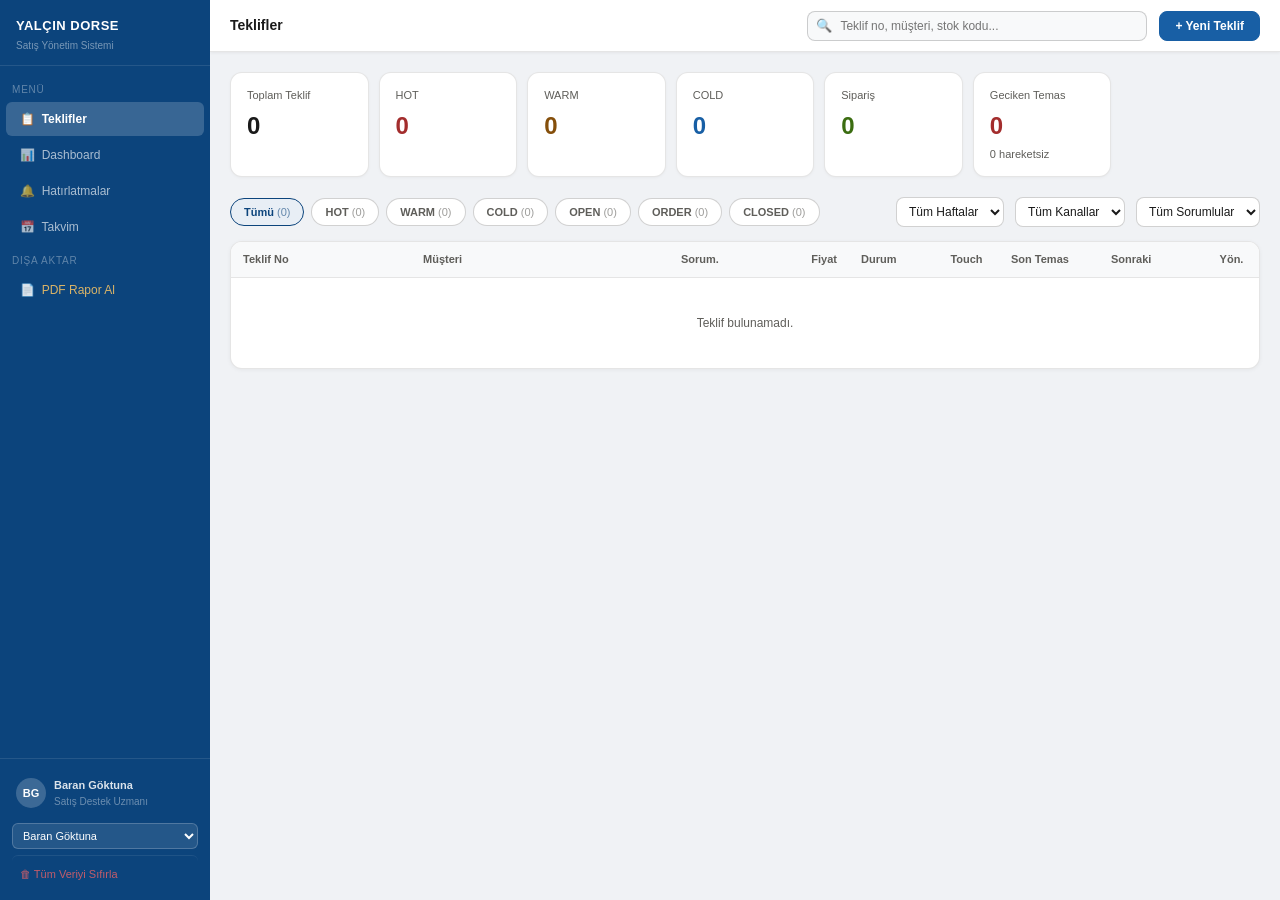
<file: YALCINDORSE/DorseNotlarım/v11_YT_TouchCRM_Bos_11 (1).html>
<!DOCTYPE html>
<html lang="tr">
<head>
<meta charset="UTF-8">
<meta name="viewport" content="width=device-width, initial-scale=1.0">
<title>Yalcin Dorse - Satis Takip Sistemi</title>
<style>
*{box-sizing:border-box;margin:0;padding:0}
:root{
  --navy:#0C447C;--blue:#185FA5;--lblue:#E6F1FB;--blue2:#B5D4F4;
  --red:#A32D2D;--lred:#FCEBEB;
  --amber:#854F0B;--lamber:#FAEEDA;
  --green:#3B6D11;--lgreen:#EAF3DE;
  --purple:#534AB7;--lpurp:#EEEDFE;
  --gray1:#2C2C2A;--gray2:#5F5E5A;--gray3:#D3D1C7;--gray4:#F1EFE8;
  --bg:#fff;--bg2:#f8f9fa;--txt:#1a1a1a;--txt2:#5F5E5A;
  --brd:rgba(0,0,0,0.10);--brd2:rgba(0,0,0,0.18);
  --r:8px;--rl:12px;
}
body{font-family:Arial,sans-serif;background:#f0f2f5;color:var(--txt);font-size:13px;line-height:1.5}
.app{display:flex;height:100vh;overflow:hidden}
.sb{width:210px;flex-shrink:0;background:var(--navy);display:flex;flex-direction:column}
.main{flex:1;overflow:hidden;display:flex;flex-direction:column;background:#f0f2f5}
.topbar{height:52px;flex-shrink:0;background:#fff;border-bottom:1px solid var(--brd);display:flex;align-items:center;padding:0 20px;gap:12px;box-shadow:0 1px 3px rgba(0,0,0,0.06)}
.content{flex:1;overflow-y:auto;padding:20px}
.sb-brand{padding:16px 16px 12px;border-bottom:1px solid rgba(255,255,255,0.1);margin-bottom:8px}
.sb-brand-name{font-size:13px;font-weight:700;color:#fff;letter-spacing:.5px}
.sb-brand-sub{font-size:10px;color:rgba(255,255,255,0.45);margin-top:2px}
.sb-sec{padding:8px 12px 4px;font-size:10px;color:rgba(255,255,255,0.35);letter-spacing:.8px;text-transform:uppercase}
.nav-item{display:flex;align-items:center;gap:8px;padding:8px 14px;cursor:pointer;color:rgba(255,255,255,0.65);font-size:12px;border-radius:6px;margin:1px 6px;transition:background .15s}
.nav-item:hover{background:rgba(255,255,255,0.1);color:#fff}
.nav-item.active{background:rgba(255,255,255,0.18);color:#fff;font-weight:600}
.sb-bottom{margin-top:auto;padding:12px;border-top:1px solid rgba(255,255,255,0.1)}
.sb-user{display:flex;align-items:center;gap:8px;padding:6px 4px}
.av{width:30px;height:30px;border-radius:50%;background:rgba(255,255,255,0.2);display:flex;align-items:center;justify-content:center;font-size:11px;font-weight:700;color:#fff;flex-shrink:0}
.sb-uname{font-size:11px;color:rgba(255,255,255,0.85);font-weight:600}
.sb-urole{font-size:10px;color:rgba(255,255,255,0.4)}
.sb-usel{width:100%;margin-top:8px;padding:5px 6px;border-radius:6px;border:1px solid rgba(255,255,255,0.2);background:rgba(255,255,255,0.1);color:#fff;font-size:11px}
.sb-reset{display:flex;align-items:center;gap:6px;padding:6px 8px;border-radius:6px;cursor:pointer;color:rgba(255,100,100,0.75);font-size:11px;margin-top:6px;border-top:1px solid rgba(255,255,255,0.08);padding-top:10px}
.sb-reset:hover{background:rgba(255,80,80,0.12)}
.topbar-title{font-size:14px;font-weight:600;flex:1}
.tsearch{flex:1;max-width:340px;position:relative}
.tsearch input{width:100%;padding:7px 10px 7px 32px;border-radius:var(--r);border:1px solid var(--brd2);background:#f8f9fa;color:var(--txt);font-size:12px}
.tsearch-icon{position:absolute;left:9px;top:50%;transform:translateY(-50%);color:var(--txt2);font-size:13px;pointer-events:none}
.btn{padding:7px 15px;border-radius:var(--r);font-size:12px;font-weight:600;cursor:pointer;border:1px solid var(--brd2);background:#fff;color:var(--txt);transition:background .12s}
.btn:hover{background:#f0f2f5}
.btn-p{background:var(--blue);color:#fff;border-color:var(--blue)}
.btn-p:hover{background:var(--navy)}
.btn-sm{padding:5px 11px;font-size:11px}
.bdg-alert{background:var(--red);color:#fff;border-radius:10px;padding:1px 6px;font-size:10px;font-weight:700}
.alert-bar{background:var(--lred);border-bottom:1px solid #f7c1c1;padding:10px 20px;display:flex;align-items:center;gap:10px;flex-shrink:0;cursor:pointer}
.alert-bar:hover{background:#f9d8d8}
.kpi-row{display:grid;grid-template-columns:repeat(auto-fill,minmax(130px,1fr));gap:10px;margin-bottom:20px}
.kpi{background:#fff;border:1px solid var(--brd);border-radius:var(--rl);padding:14px 16px;box-shadow:0 1px 3px rgba(0,0,0,0.04)}
.kpi-lbl{font-size:11px;color:var(--txt2);margin-bottom:4px}
.kpi-val{font-size:24px;font-weight:700}
.kpi-sub{font-size:11px;color:var(--txt2);margin-top:2px}
.kv-blue{color:var(--blue)}.kv-red{color:var(--red)}.kv-amber{color:var(--amber)}.kv-green{color:var(--green)}
.frow{display:flex;gap:7px;margin-bottom:14px;flex-wrap:wrap;align-items:center}
.fchip{padding:5px 13px;border-radius:20px;font-size:11px;font-weight:600;cursor:pointer;border:1px solid var(--brd2);color:var(--txt2);background:#fff;white-space:nowrap}
.fchip:hover{background:#f0f2f5}
.fc-all.on{border-color:var(--navy);color:var(--navy);background:#e8eef5}
.fc-hot.on{border-color:var(--red);color:var(--red);background:var(--lred)}
.fc-warm.on{border-color:var(--amber);color:var(--amber);background:var(--lamber)}
.fc-cold.on{border-color:var(--blue);color:var(--blue);background:var(--lblue)}
.fc-order.on{border-color:var(--green);color:var(--green);background:var(--lgreen)}
.fc-closed.on{color:var(--gray2);background:var(--gray4);border-color:var(--gray3)}
.fc-open.on{border-color:var(--purple);color:var(--purple);background:var(--lpurp)}
.fsel{padding:5px 8px;border-radius:var(--r);border:1px solid var(--brd2);background:#fff;color:var(--txt);font-size:12px;height:30px}
.tbl-wrap{background:#fff;border:1px solid var(--brd);border-radius:var(--rl);overflow:hidden;box-shadow:0 1px 4px rgba(0,0,0,0.05)}
table{width:100%;border-collapse:collapse;table-layout:fixed}
thead th{background:#f8f9fa;padding:9px 12px;font-size:11px;font-weight:700;color:var(--txt2);text-align:left;border-bottom:1px solid var(--brd);white-space:nowrap;overflow:hidden;text-overflow:ellipsis}
tbody tr{border-bottom:1px solid var(--brd);cursor:pointer;transition:background .1s}
tbody tr:hover{background:#f5f8ff}
tbody tr:last-child{border-bottom:none}
tbody td{padding:10px 12px;font-size:12px;overflow:hidden;text-overflow:ellipsis;white-space:nowrap;vertical-align:middle}
.c0{width:180px}.c1{width:auto}.c2{width:75px}.c3{width:105px}.c4{width:85px}.c5{width:65px}.c6{width:100px}.c7{width:105px}.c8{width:55px}
.badge{display:inline-block;padding:3px 9px;border-radius:12px;font-size:10px;font-weight:700;white-space:nowrap}
.b-hot{background:var(--lred);color:var(--red)}
.b-warm{background:var(--lamber);color:var(--amber)}
.b-cold{background:var(--lblue);color:var(--blue)}
.b-order{background:var(--lgreen);color:var(--green)}
.b-closed{background:var(--gray4);color:var(--gray2)}
.b-open{background:var(--lpurp);color:var(--purple)}
.odot{width:7px;height:7px;border-radius:50%;background:var(--red);display:inline-block;margin-right:3px}
.tdot{width:7px;height:7px;border-radius:50%;background:var(--amber);display:inline-block;margin-right:3px}
.panel-ov{position:fixed;inset:0;background:rgba(0,0,0,0.3);z-index:50;display:flex;justify-content:flex-end}
.panel{width:640px;max-width:100vw;background:#fff;height:100%;overflow-y:auto;display:flex;flex-direction:column;box-shadow:-4px 0 24px rgba(0,0,0,0.14)}
.panel-hdr{padding:18px 20px 14px;border-bottom:1px solid var(--brd);flex-shrink:0;background:#fff;position:sticky;top:0;z-index:2}
.panel-title{font-size:15px;font-weight:700;display:flex;align-items:center;gap:10px}
.panel-sub{font-size:12px;color:var(--txt2);margin-top:3px}
.panel-x{margin-left:auto;cursor:pointer;font-size:20px;color:var(--txt2);padding:2px 7px;border-radius:4px}
.panel-x:hover{background:#f0f2f5}
.panel-body{flex:1;padding:20px}
.psec{margin-bottom:22px}
.psec-title{font-size:11px;font-weight:700;color:var(--txt2);text-transform:uppercase;letter-spacing:.7px;margin-bottom:10px;padding-bottom:6px;border-bottom:1px solid var(--brd);display:flex;justify-content:space-between;align-items:center}
.igrid{display:grid;grid-template-columns:1fr 1fr;gap:10px;margin-bottom:14px}
.iitem label{font-size:10px;color:var(--txt2);display:block;margin-bottom:2px;text-transform:uppercase;letter-spacing:.4px}
.iitem span{font-size:13px;font-weight:600}
.rev-note-box{font-size:12px;color:var(--txt2);background:#f8f9fa;padding:9px 13px;border-radius:var(--r);margin-bottom:12px;line-height:1.6;border-left:3px solid var(--blue2)}
.ntb{border-radius:var(--rl);padding:10px 14px;display:flex;align-items:center;gap:10px;margin-bottom:14px;border:1px dashed}
.ntb-ok{background:var(--lblue);border-color:var(--blue2)}
.ntb-ok .ntb-lbl,.ntb-ok .ntb-dt{color:var(--blue)}
.ntb-over{background:var(--lred);border-color:#f7c1c1}
.ntb-over .ntb-lbl,.ntb-over .ntb-dt{color:var(--red)}
.ntb-today{background:var(--lamber);border-color:#FAC775}
.ntb-today .ntb-lbl,.ntb-today .ntb-dt{color:var(--amber)}
.ntb-lbl{font-size:11px;font-weight:700}
.ntb-dt{font-size:13px;font-weight:700}
.timeline{position:relative}
.tl-item{display:flex;gap:12px;margin-bottom:0;position:relative}
.tl-line{position:absolute;left:15px;top:34px;bottom:0;width:1px;background:var(--brd)}
.tl-item:last-child .tl-line{display:none}
.tl-dot{width:30px;height:30px;border-radius:50%;background:#f0f2f5;border:2px solid var(--brd2);display:flex;align-items:center;justify-content:center;font-size:10px;font-weight:700;flex-shrink:0;z-index:1;margin-top:2px;color:var(--blue)}
.tl-box{flex:1;background:#f8f9fa;border-radius:var(--rl);padding:10px 13px;margin-bottom:10px;border:1px solid var(--brd)}
.tl-hdr{display:flex;align-items:center;gap:7px;margin-bottom:5px;flex-wrap:wrap}
.tl-date{font-size:11px;font-weight:700;color:var(--txt)}
.tl-who{font-size:10px;color:var(--txt2);background:#fff;border:1px solid var(--brd);padding:1px 7px;border-radius:10px}
.tt-call{background:#E6F1FB;color:#185FA5;font-size:10px;padding:1px 7px;border-radius:10px}
.tt-mail{background:#EAF3DE;color:#3B6D11;font-size:10px;padding:1px 7px;border-radius:10px}
.tt-visit{background:#EEEDFE;color:#534AB7;font-size:10px;padding:1px 7px;border-radius:10px}
.tt-note{background:#FAEEDA;color:#854F0B;font-size:10px;padding:1px 7px;border-radius:10px}
.tl-mgmt{font-size:10px;padding:1px 7px;border-radius:10px;background:var(--lgreen);color:var(--green);font-weight:700}
.tl-note{font-size:12px;color:var(--txt);line-height:1.6;white-space:pre-wrap}
.tl-next{font-size:11px;color:var(--blue);margin-top:5px;display:flex;align-items:center;gap:4px;font-weight:600}
.rev-ms{display:flex;gap:12px;margin-bottom:0;position:relative}
.rev-ms-line{position:absolute;left:15px;top:34px;bottom:0;width:1px;background:var(--brd)}
.rev-ms:last-child .rev-ms-line{display:none}
.rev-ms-dot{width:30px;height:30px;border-radius:8px;background:var(--navy);display:flex;align-items:center;justify-content:center;font-size:10px;font-weight:700;flex-shrink:0;z-index:1;margin-top:2px;color:#fff}
.rev-ms-box{flex:1;background:var(--lblue);border-radius:var(--rl);padding:10px 13px;margin-bottom:10px;border:1px solid var(--blue2)}
.rev-ms-title{font-size:11px;font-weight:700;color:var(--navy);margin-bottom:4px;display:flex;align-items:center;gap:8px}
.rev-ms-note{font-size:11px;color:var(--blue);line-height:1.5;font-style:italic}
.atf{background:#f8f9fa;border:1px solid var(--brd);border-radius:var(--rl);padding:15px;margin-top:12px}
.atf-rev{border-color:var(--blue2);background:#f0f6ff}
.fr{margin-bottom:10px}
.fr label{display:block;font-size:11px;color:var(--txt2);margin-bottom:3px;font-weight:600;text-transform:uppercase;letter-spacing:.4px}
.fr input,.fr select,.fr textarea{width:100%;padding:7px 9px;border-radius:var(--r);border:1px solid var(--brd2);background:#fff;color:var(--txt);font-size:12px}
.fr textarea{resize:vertical;min-height:80px;line-height:1.5}
.fg2{display:grid;grid-template-columns:1fr 1fr;gap:10px}
.fg3{display:grid;grid-template-columns:1fr 1fr 1fr;gap:10px}
.factions{display:flex;gap:8px;justify-content:flex-end;margin-top:12px}
.modal-ov{position:fixed;inset:0;background:rgba(0,0,0,0.35);z-index:100;display:flex;align-items:center;justify-content:center;padding:20px}
.modal{background:#fff;border-radius:var(--rl);padding:24px;width:100%;max-width:540px;border:1px solid var(--brd2);max-height:90vh;overflow-y:auto;box-shadow:0 8px 32px rgba(0,0,0,0.14)}
.modal h3{font-size:15px;font-weight:700;margin-bottom:16px;padding-bottom:10px;border-bottom:1px solid var(--brd)}
.dash-grid{display:grid;grid-template-columns:1fr 1fr;gap:14px;margin-bottom:20px}
.dash-card{background:#fff;border:1px solid var(--brd);border-radius:var(--rl);padding:16px;box-shadow:0 1px 4px rgba(0,0,0,0.04)}
.dash-card h4{font-size:11px;font-weight:700;color:var(--txt2);margin-bottom:12px;text-transform:uppercase;letter-spacing:.6px}
.bar-row{display:flex;align-items:center;gap:8px;margin-bottom:8px}
.bar-lbl{font-size:11px;color:var(--txt2);width:65px;flex-shrink:0;text-align:right}
.bar-track{flex:1;height:8px;background:#f0f2f5;border-radius:4px;overflow:hidden}
.bar-fill{height:100%;border-radius:4px}
.bar-val{font-size:11px;font-weight:700;min-width:28px}
.prow{display:flex;align-items:center;gap:9px;margin-bottom:8px;padding:9px 10px;background:#f8f9fa;border-radius:var(--r);border:1px solid var(--brd)}
.pav{width:30px;height:30px;border-radius:50%;background:var(--lblue);color:var(--blue);font-size:11px;font-weight:700;display:flex;align-items:center;justify-content:center;flex-shrink:0}
.stale-item{display:flex;align-items:center;gap:9px;padding:8px 0;border-bottom:1px solid var(--brd)}
.stale-item:last-child{border-bottom:none}
.rem-card{background:#fff;border:1px solid var(--brd);border-radius:var(--rl);padding:16px;margin-bottom:14px;box-shadow:0 1px 4px rgba(0,0,0,0.04)}
.rem-card h4{font-size:11px;font-weight:700;margin-bottom:10px;text-transform:uppercase;letter-spacing:.6px}
.rrow{display:flex;align-items:center;gap:10px;padding:9px 0;border-bottom:1px solid var(--brd);cursor:pointer}
.rrow:hover{background:#f5f8ff;margin:0 -6px;padding:9px 6px;border-radius:6px}
.rrow:last-child{border-bottom:none}
.pdf-ov{position:fixed;inset:0;background:rgba(0,0,0,0.5);z-index:200;display:flex;align-items:center;justify-content:center}
.pdf-box{background:#fff;border-radius:var(--rl);padding:24px;width:520px;max-width:95vw;box-shadow:0 8px 32px rgba(0,0,0,0.2)}
.pdf-box h3{font-size:15px;font-weight:700;margin-bottom:4px}
.pdf-box p{font-size:12px;color:var(--txt2);margin-bottom:16px}
.pdf-opt{display:flex;flex-direction:column;gap:8px;margin-bottom:16px}
.pdf-opt label{display:flex;align-items:center;gap:8px;font-size:12px;cursor:pointer;padding:7px 10px;border-radius:6px;border:1px solid var(--brd)}
.pdf-opt label:hover{background:#f5f8ff}
.pdf-opt input[type=checkbox]{width:15px;height:15px;cursor:pointer}
.pdf-fg{display:grid;grid-template-columns:1fr 1fr;gap:8px;margin-bottom:12px}
.pdf-fg select{padding:6px 8px;border-radius:6px;border:1px solid var(--brd2);font-size:12px;background:#fff}
.empty{text-align:center;padding:48px 20px;color:var(--txt2)}
::-webkit-scrollbar{width:5px;height:5px}
::-webkit-scrollbar-track{background:transparent}
::-webkit-scrollbar-thumb{background:#D3D1C7;border-radius:4px}

.cal-wrap{background:#fff;border:1px solid var(--brd);border-radius:var(--rl);overflow:hidden;box-shadow:0 1px 4px rgba(0,0,0,0.05)}
.cal-header{display:flex;align-items:center;justify-content:space-between;padding:14px 20px;background:var(--navy);color:#fff}
.cal-title{font-size:15px;font-weight:700}
.cal-nav{background:rgba(255,255,255,0.15);border:none;color:#fff;padding:5px 12px;border-radius:6px;cursor:pointer;font-size:14px;font-weight:700}
.cal-nav:hover{background:rgba(255,255,255,0.25)}
.cal-days-hdr{display:grid;grid-template-columns:repeat(7,1fr);background:#f0f4f8}
.cal-day-hdr{padding:8px 0;text-align:center;font-size:11px;font-weight:700;color:var(--txt2);text-transform:uppercase;letter-spacing:.5px}
.cal-grid{display:grid;grid-template-columns:repeat(7,1fr);border-top:1px solid var(--brd)}
.cal-cell{min-height:90px;border-right:1px solid var(--brd);border-bottom:1px solid var(--brd);padding:6px 7px;position:relative;cursor:default;transition:background .12s;vertical-align:top}
.cal-cell:nth-child(7n){border-right:none}
.cal-cell.other-month{background:#fafafa}
.cal-cell.other-month .cal-day-num{color:#ccc}
.cal-cell.today{background:#EBF3FF}
.cal-cell.today .cal-day-num{background:var(--blue);color:#fff;border-radius:50%;width:22px;height:22px;display:flex;align-items:center;justify-content:center;font-weight:700}
.cal-cell:hover{background:#f0f6ff;z-index:1}
.cal-day-num{font-size:12px;font-weight:600;color:var(--txt);margin-bottom:4px;width:22px;height:22px;display:flex;align-items:center;justify-content:center}
.cal-dot{font-size:10px;padding:1px 5px;border-radius:8px;margin-bottom:2px;white-space:nowrap;overflow:hidden;text-overflow:ellipsis;max-width:100%;cursor:pointer}
.cal-dot-touch{background:var(--lblue);color:var(--blue)}
.cal-dot-next{background:var(--lamber);color:var(--amber);font-weight:700}
.cal-dot-overdue{background:var(--lred);color:var(--red);font-weight:700}
.cal-dot-rev{background:var(--lpurp);color:var(--purple)}
.cal-dot-offer{background:var(--lgreen);color:var(--green)}
.cal-more{font-size:10px;color:var(--txt2);margin-top:1px}
.cal-tooltip{position:fixed;background:#1a1a1a;color:#fff;border-radius:8px;padding:10px 13px;font-size:11px;max-width:260px;z-index:9999;pointer-events:none;line-height:1.6;box-shadow:0 4px 16px rgba(0,0,0,0.25)}
.cal-tooltip-item{margin-bottom:5px;padding-bottom:5px;border-bottom:1px solid rgba(255,255,255,0.12)}
.cal-tooltip-item:last-child{margin-bottom:0;padding-bottom:0;border-bottom:none}
.cal-legend{display:flex;gap:14px;flex-wrap:wrap;margin-bottom:14px;font-size:11px;align-items:center}
.cal-legend-item{display:flex;align-items:center;gap:5px}
</style>
</head>
<body>
<div class="app">

<div class="sb">
  <div class="sb-brand">
    <div class="sb-brand-name">YALÇIN DORSE</div>
    <div class="sb-brand-sub">Satış Yönetim Sistemi</div>
  </div>
  <div class="sb-sec">Menü</div>
  <div class="nav-item active" id="nav-offers" onclick="showView('offers')">📋 &nbsp;Teklifler</div>
  <div class="nav-item" id="nav-dashboard" onclick="showView('dashboard')">📊 &nbsp;Dashboard</div>
  <div class="nav-item" id="nav-reminders" onclick="showView('reminders')">🔔 &nbsp;Hatırlatmalar <span id="rbdg" class="bdg-alert" style="display:none;margin-left:auto"></span></div>
  <div class="nav-item" id="nav-calendar" onclick="showView('calendar')">📅 &nbsp;Takvim</div>
  <div class="sb-sec">Dışa Aktar</div>
  <div class="nav-item" onclick="openPDFModal()" style="color:rgba(255,200,100,0.85)">📄 &nbsp;PDF Rapor Al</div>
  <div class="sb-bottom">
    <div class="sb-user">
      <div class="av" id="sb-av">BG</div>
      <div><div class="sb-uname" id="sb-nm">Baran Göktuna</div><div class="sb-urole" id="sb-rl">Satış Destek Uzmanı</div></div>
    </div>
    <select class="sb-usel" onchange="switchUser(this.value)">
      <option value="BG">Baran Göktuna</option>
      <option value="TV">Timur Valiev</option>
      <option value="MÇ">Mücahit Çolban</option>
      <option value="SS">Selman Şentürk</option>
      <option value="NG">Nurdan Gürsu</option>
    </select>
    <div class="sb-reset" onclick="resetData()">🗑 Tüm Veriyi Sıfırla</div>
  </div>
</div>

<div class="main">
  <div class="alert-bar" id="abar" style="display:none" onclick="showView('reminders')">
    <span style="font-size:16px">⚠</span>
    <span style="font-size:12px;color:var(--red);font-weight:600;flex:1" id="abar-txt"></span>
    <span style="font-size:12px;color:var(--red);font-weight:600">Görüntüle →</span>
  </div>
  <div class="topbar">
    <div class="topbar-title" id="ttitle">Teklifler</div>
    <div class="tsearch"><span class="tsearch-icon">🔍</span><input type="text" placeholder="Teklif no, müşteri, stok kodu..." id="srch" oninput="renderOffers()"></div>
    <button class="btn btn-p" id="nbtn" onclick="openOfferModal()">+ Yeni Teklif</button>
  </div>
  <div class="content" id="mc"></div>
</div>
</div>

<!-- Detail Panel -->
<div class="panel-ov" id="dpanel" style="display:none" onclick="if(event.target.id=='dpanel')closePanel()">
  <div class="panel">
    <div class="panel-hdr">
      <div class="panel-title" id="ptitle"><span id="p-no"></span><span id="p-bdg"></span><span class="panel-x" onclick="closePanel()">✕</span></div>
      <div class="panel-sub" id="p-sub"></div>
    </div>
    <div class="panel-body" id="pbody"></div>
  </div>
</div>

<!-- Offer Modal -->
<div class="modal-ov" id="om" style="display:none" onclick="if(event.target.id=='om')closeModal('om')">
<div class="modal">
  <h3 id="om-title">Yeni Teklif</h3>
  <div class="fg2">
    <div class="fr"><label>Teklif No *</label><input id="of-no" placeholder="YT2601001"></div>
    <div class="fr"><label>Stok Kodu</label><input id="of-sk" placeholder="ACF0001, ACG0095..."></div>
  </div>
  <div class="fg2">
    <div class="fr"><label>Müşteri Adı</label><input id="of-cu"></div>
    <div class="fr"><label>Sorumlu</label>
      <select id="of-re">
        <option value="BG">Baran Göktuna</option>
        <option value="TV">Timur Valiev</option>
        <option value="MÇ">Mücahit Çolban</option>
        <option value="SS">Selman Şentürk</option>
      </select>
    </div>
  </div>
  <div class="fg2">
    <div class="fr"><label>Talep Tarihi</label><input type="date" id="of-rq"></div>
    <div class="fr"><label>Gönderim Tarihi</label><input type="date" id="of-dt" oninput="autoWk()"></div>
  </div>
  <div class="fg2">
    <div class="fr"><label>Fiyat (EUR)</label><input type="number" id="of-pr" placeholder="0"></div>
    <div class="fr"><label>Hafta No (otomatik)</label><input id="of-wk" readonly style="background:#f8f9fa;color:var(--blue);font-weight:700"></div>
  </div>
  <div class="fg2">
    <div class="fr"><label>Menşei / Ülke</label><input id="of-or" placeholder="TR, FR, DE..."></div>
    <div class="fr"><label>Model / Ürün Kodu</label><input id="of-mo" placeholder="3LBUZ, 4DDUZ..."></div>
  </div>
  <div class="fg2">
    <div class="fr"><label>Teklif Kanalı</label>
      <select id="of-kn">
        <option value="">— Seçiniz —</option>
        <option value="BAYİ">BAYİ</option>
        <option value="ZİYARET">ZİYARET</option>
        <option value="ONLİNE">ONLİNE</option>
        <option value="WHATSAPP">WHATSAPP</option>
        <option value="E-MAİL">E-MAİL</option>
        <option value="WEB SİTESİ">WEB SİTESİ</option>
        <option value="FUAR">FUAR</option>
      </select>
    </div>
    <div class="fr"><label>Durum</label>
      <select id="of-st">
        <option value="OPEN">OPEN</option><option value="HOT">HOT</option>
        <option value="WARM">WARM</option><option value="COLD">COLD</option>
        <option value="ORDER">ORDER</option><option value="CLOSED">CLOSED</option>
      </select>
    </div>
  </div>
  <div class="fr"><label>Notlar</label><textarea id="of-nt" rows="2" placeholder="İlk bilgiler..."></textarea></div>
  <div style="border-top:1px solid var(--brd);margin:14px 0 12px;padding-top:12px">
    <div style="font-size:11px;font-weight:700;color:var(--blue);margin-bottom:10px;text-transform:uppercase;letter-spacing:.5px">📤 Gönderim = Otomatik Touch #1</div>
    <div class="fg2">
      <div class="fr"><label>Gönderim Notu</label><textarea id="of-tn" rows="2" placeholder="Gönderim notu..."></textarea></div>
      <div class="fr"><label>Sonraki Temas Tarihi</label><input type="date" id="of-nx"><div style="font-size:10px;color:var(--txt2);margin-top:3px">Hatırlatma bu tarihte başlar</div></div>
    </div>
  </div>
  <div class="factions">
    <button class="btn btn-sm" onclick="closeModal('om')">İptal</button>
    <button class="btn btn-p btn-sm" onclick="saveOffer()">Kaydet</button>
  </div>
</div>
</div>

<!-- PDF Modal -->
<div class="modal-ov" id="pm" style="display:none" onclick="if(event.target.id=='pm')closeModal('pm')">
<div class="modal" style="max-width:500px">
  <h3>📄 PDF Rapor Al</h3>
  <div class="pdf-opt">
    <label><input type="checkbox" id="pdf-t" checked> Touch geçmişini dahil et</label>
    <label><input type="checkbox" id="pdf-cl"> Kapalı teklifleri dahil et</label>
    <label><input type="checkbox" id="pdf-sm" checked> Özet satır ekle</label>
  </div>
  <div class="pdf-fg">
    <div><label style="font-size:11px;font-weight:700;color:var(--txt2);display:block;margin-bottom:4px">Durum</label>
      <select id="pdf-st" style="width:100%;padding:6px 8px;border-radius:6px;border:1px solid var(--brd2);font-size:12px">
        <option value="">Tüm Durumlar</option>
        <option value="HOT">HOT</option><option value="WARM">WARM</option>
        <option value="COLD">COLD</option><option value="OPEN">OPEN</option>
        <option value="ORDER">ORDER</option><option value="CLOSED">CLOSED</option>
      </select>
    </div>
    <div><label style="font-size:11px;font-weight:700;color:var(--txt2);display:block;margin-bottom:4px">Sorumlu</label>
      <select id="pdf-re" style="width:100%;padding:6px 8px;border-radius:6px;border:1px solid var(--brd2);font-size:12px">
        <option value="">Tüm Sorumlular</option>
      </select>
    </div>
  </div>
  <div class="fr" style="margin-bottom:12px">
    <label>Hafta Filtresi (Ctrl/Cmd ile çoklu seçim)</label>
    <select id="pdf-wk" multiple style="height:100px;font-size:12px"></select>
    <div style="font-size:10px;color:var(--txt2);margin-top:3px">Seçilmezse tüm haftalar dahil edilir.</div>
  </div>
  <div class="factions">
    <button class="btn btn-sm" onclick="closeModal('pm')">İptal</button>
    <button class="btn btn-p btn-sm" onclick="doPrint(null)">Raporu Oluştur</button>
  </div>
</div>
</div>

<script>
var DB = {offers:[], nid:1};
var CU = 'BG';
var activeView = 'offers';
var sfilt = 'ALL';
var wfilt = '';
var kfilt = '';
var rfilt = '';
var openOId = null;
var editOId = null;
var addingT = false;
var addingR = false;

var USERS = {
  'BG': {name:'Baran Göktuna', role:'Satış Destek Uzmanı', canCreate:true},
  'TV': {name:'Timur Valiev', role:'Satış Destek Uzmanı', canCreate:true},
  'MÇ': {name:'Mücahit Çolban', role:'Satış Müdür Yardımcısı', canCreate:true},
  'SS': {name:'Selman Şentürk', role:'Satış Müdürü', canCreate:false},
  'NG': {name:'Nurdan Gürsu', role:'Yönetici Asistanı', canCreate:false}
};
var SORD = ['HOT','WARM','COLD','OPEN','ORDER','CLOSED'];
var SCOL = {HOT:'var(--red)',WARM:'var(--amber)',COLD:'var(--blue)',OPEN:'var(--purple)',ORDER:'var(--green)',CLOSED:'var(--gray3)'};

function sid() { return DB.nid++; }
function td() { return new Date().toISOString().slice(0,10); }
function fmtD(d) {
  if (!d || d === '') return '—';
  var dt = new Date(d);
  if (isNaN(dt.getTime())) return d;
  return dt.toLocaleDateString('tr-TR', {day:'2-digit', month:'2-digit', year:'numeric'});
}
function isOD(d) { return d && new Date(d) < new Date(td()); }
function isTD(d) { return d && d === td(); }
function dAgo(d) { if (!d) return null; return Math.round((new Date(td()) - new Date(d)) / 86400000); }
function dBetween(a, b) { return Math.round((new Date(b) - new Date(a)) / 86400000); }

function getWk(ds) {
  if (!ds) return null;
  var d = new Date(ds);
  d.setHours(0,0,0,0);
  d.setDate(d.getDate() + 3 - (d.getDay() + 6) % 7);
  var w = new Date(d.getFullYear(), 0, 4);
  return 1 + Math.round(((d - w) / 86400000 - 3 + (w.getDay() + 6) % 7) / 7);
}
function getWkYear(ds) {
  if (!ds) return null;
  var wn = getWk(ds);
  var yr = new Date(ds).getFullYear();
  return yr + '-H' + (wn < 10 ? '0' : '') + wn;
}

function badge(s) {
  var c = (s || 'OPEN').toLowerCase();
  return '<span class="badge b-' + c + '">' + (s || 'OPEN') + '</span>';
}

function save() { try { localStorage.setItem('yt_crm3', JSON.stringify(DB)); } catch(e) {} }
function load() {
  var r = localStorage.getItem('yt_crm3');
  if (r) { try { DB = JSON.parse(r); } catch(e) {} }
  if (!DB.offers) DB.offers = [];
  if (!DB.nid) DB.nid = 1;
}

function getLastTouch(o) {
  var last = null;
  for (var i = 0; i < o.revisions.length; i++) {
    var ts = o.revisions[i].touches;
    for (var j = 0; j < ts.length; j++) {
      if (!last || ts[j].date >= last.date) last = ts[j];
    }
  }
  return last;
}

function lastTD(o) {
  var lt = getLastTouch(o);
  return lt ? lt.date : null;
}

function isODOffer(o) {
  if (o.status === 'CLOSED' || o.status === 'ORDER') return false;
  var lt = getLastTouch(o);
  return lt && lt.nextTouch && isOD(lt.nextTouch);
}

function getAlerts() {
  return DB.offers.filter(function(o) {
    if (o.status === 'CLOSED' || o.status === 'ORDER') return false;
    var lt = getLastTouch(o);
    var nt = lt && lt.nextTouch;
    return nt && (isOD(nt) || isTD(nt));
  });
}

function getStale() {
  return DB.offers.filter(function(o) {
    if (o.status === 'CLOSED' || o.status === 'ORDER') return false;
    var d = lastTD(o) || (o.revisions[0] && o.revisions[0].date);
    return dAgo(d) > 30;
  });
}

function updateAlertBar() {
  var a = getAlerts();
  var bar = document.getElementById('abar');
  var bdg = document.getElementById('rbdg');
  if (a.length > 0) {
    bar.style.display = 'flex';
    bdg.style.display = '';
    bdg.textContent = a.length;
    document.getElementById('abar-txt').textContent = a.length + ' teklif icin temas tarihi gecmis veya bugun!';
  } else {
    bar.style.display = 'none';
    bdg.style.display = 'none';
  }
}

function showView(v) {
  activeView = v;
  ['offers','dashboard','reminders','calendar'].forEach(function(x) {
    document.getElementById('nav-' + x).classList.toggle('active', x === v);
  });
  var titles = {offers:'Teklifler', dashboard:'Dashboard & KPI', reminders:'Hatırlatmalar', calendar:'Takvim'};
  document.getElementById('ttitle').textContent = titles[v] || v;
  document.getElementById('nbtn').style.display = (v === 'offers' && USERS[CU].canCreate) ? '' : 'none';
  if (v === 'offers') renderOffers();
  else if (v === 'dashboard') renderDashboard();
  else if (v === 'calendar') renderCalendar();
  else renderReminders();
  updateAlertBar();
}

function switchUser(u) {
  CU = u;
  var usr = USERS[u];
  document.getElementById('sb-av').textContent = u;
  document.getElementById('sb-nm').textContent = usr.name;
  document.getElementById('sb-rl').textContent = usr.role;
  showView(activeView);
}

function resetData() {
  if (!confirm('Tüm teklifler ve touch kayitlari silinecek. Emin misiniz?\nBu islem geri alinamaz.')) return;
  localStorage.removeItem('yt_crm3');
  DB = {offers:[], nid:1};
  closePanel();
  showView('offers');
  updateAlertBar();
}

// ── OFFERS VIEW ──────────────────────────────────────────────────────────────
function renderOffers() {
  var q = (document.getElementById('srch') ? document.getElementById('srch').value : '').toLowerCase();
  var list = DB.offers.filter(function(o) {
    if (sfilt !== 'ALL' && o.status !== sfilt) return false;
    if (rfilt && o.responsible !== rfilt) return false;
    if (wfilt && o.weekYear !== wfilt) return false;
    if (kfilt && o.kanal !== kfilt) return false;
    if (q) {
      var match = (o.offerNo||'').toLowerCase().indexOf(q) >= 0
        || (o.customer||'').toLowerCase().indexOf(q) >= 0
        || (o.stockCode||'').toLowerCase().indexOf(q) >= 0
        || (o.model||'').toLowerCase().indexOf(q) >= 0;
      if (!match) return false;
    }
    return true;
  });

  list.sort(function(a, b) {
    var ao = isODOffer(a) ? 1 : 0, bo = isODOffer(b) ? 1 : 0;
    if (ao !== bo) return bo - ao;
    var ad = lastTD(a) || '', bd = lastTD(b) || '';
    return bd > ad ? 1 : bd < ad ? -1 : 0;
  });

  var resps = [];
  DB.offers.forEach(function(o) { if (o.responsible && resps.indexOf(o.responsible) < 0) resps.push(o.responsible); });
  var weeks = [];
  DB.offers.forEach(function(o) { if (o.weekYear && weeks.indexOf(o.weekYear) < 0) weeks.push(o.weekYear); });
  weeks.sort();
  var kanals = ['BAYİ','ZİYARET','ONLİNE','WHATSAPP','E-MAİL','WEB SİTESİ','FUAR'];
  var counts = {ALL: DB.offers.length};
  SORD.forEach(function(s) { counts[s] = DB.offers.filter(function(o) { return o.status === s; }).length; });
  var alerts = getAlerts();
  var stale = getStale();

  var h = '<div class="kpi-row">';
  h += '<div class="kpi"><div class="kpi-lbl">Toplam Teklif</div><div class="kpi-val">' + DB.offers.length + '</div></div>';
  h += '<div class="kpi"><div class="kpi-lbl">HOT</div><div class="kpi-val kv-red">' + (counts.HOT||0) + '</div></div>';
  h += '<div class="kpi"><div class="kpi-lbl">WARM</div><div class="kpi-val kv-amber">' + (counts.WARM||0) + '</div></div>';
  h += '<div class="kpi"><div class="kpi-lbl">COLD</div><div class="kpi-val kv-blue">' + (counts.COLD||0) + '</div></div>';
  h += '<div class="kpi"><div class="kpi-lbl">Sipariş</div><div class="kpi-val kv-green">' + (counts.ORDER||0) + '</div></div>';
  h += '<div class="kpi"><div class="kpi-lbl">Geciken Temas</div><div class="kpi-val kv-red">' + alerts.length + '</div><div class="kpi-sub">' + stale.length + ' hareketsiz</div></div>';
  h += '</div>';

  h += '<div class="frow">';
  ['ALL','HOT','WARM','COLD','OPEN','ORDER','CLOSED'].forEach(function(s) {
    var cnt = s === 'ALL' ? DB.offers.length : (counts[s]||0);
    h += '<div class="fchip fc-' + s.toLowerCase() + (sfilt === s ? ' on' : '') + '" onclick="sfilt=\'' + s + '\';renderOffers()">' + (s === 'ALL' ? 'Tümü' : s) + ' <span style="font-weight:400;opacity:.6">(' + cnt + ')</span></div>';
  });
  h += '<select class="fsel" onchange="wfilt=this.value;renderOffers()" style="margin-left:auto"><option value="">Tüm Haftalar</option>';
  weeks.forEach(function(w) { h += '<option value="' + w + '"' + (wfilt === w ? ' selected' : '') + '>' + w + '</option>'; });
  h += '</select>';
  h += '<select class="fsel" onchange="kfilt=this.value;renderOffers()" style="margin-left:4px"><option value="">Tüm Kanallar</option>';
  kanals.forEach(function(k) { h += '<option value="' + k + '"' + (kfilt === k ? ' selected' : '') + '>' + k + '</option>'; });
  h += '</select>';
  h += '<select class="fsel" onchange="rfilt=this.value;renderOffers()" style="margin-left:4px"><option value="">Tüm Sorumlular</option>';
  resps.forEach(function(r) { h += '<option value="' + r + '"' + (rfilt === r ? ' selected' : '') + '>' + (USERS[r] ? USERS[r].name : r) + '</option>'; });
  h += '</select></div>';

  h += '<div class="tbl-wrap"><table><thead><tr>';
  h += '<th class="c0">Teklif No</th><th class="c1">Müşteri</th><th class="c2">Sorum.</th>';
  h += '<th class="c3" style="text-align:right">Fiyat</th><th class="c4">Durum</th>';
  h += '<th class="c5" style="text-align:center">Touch</th><th class="c6">Son Temas</th>';
  h += '<th class="c7">Sonraki</th><th class="c8" style="text-align:center">Yön.</th>';
  h += '</tr></thead><tbody>';

  if (list.length === 0) {
    h += '<tr><td colspan="9" style="text-align:center;padding:36px;color:var(--txt2)">Teklif bulunamadı.</td></tr>';
  }

  list.forEach(function(o) {
    var lastRev = o.revisions[o.revisions.length - 1];
    var lt = getLastTouch(o);
    var nt = lt && lt.nextTouch;
    var ntO = isOD(nt), ntT = isTD(nt);
    var tot = o.revisions.reduce(function(s,r) { return s + r.touches.length; }, 0);
    var revC = o.revisions.length;

    h += '<tr onclick="openPanel(' + o.id + ')">';
    h += '<td class="c0" style="white-space:normal">';
    h += '<div style="display:flex;align-items:flex-start;gap:4px">';
    h += '<button onclick="event.stopPropagation();doPrint(' + o.id + ')" title="Hızlı Rapor" style="flex-shrink:0;margin-top:1px;padding:2px 5px;font-size:10px;border-radius:4px;border:0.5px solid var(--brd2);background:var(--bg2);cursor:pointer;color:var(--txt2)" onmouseover="this.style.background=\'var(--lblue)\';this.style.color=\'var(--blue)\'" onmouseout="this.style.background=\'var(--bg2)\';this.style.color=\'var(--txt2)\'">📄</button>';
    h += '<div><span style="font-weight:700;color:var(--blue)">' + o.offerNo + '</span>';
    if (o.stockCode) h += '<br><span style="font-size:10px;color:var(--txt2)">' + o.stockCode + '</span>';
    if (revC > 1) h += ' <span style="font-size:10px;background:var(--lpurp);color:var(--purple);padding:1px 5px;border-radius:8px">R' + (revC-1) + '</span>';
    if (o.weekYear) h += '<br><span style="font-size:10px;color:var(--green);font-weight:600">' + o.weekYear + '</span>';
    h += '</div></div></td>';

    h += '<td class="c1"><span style="font-weight:600">' + (o.customer||'—') + '</span>';
    if (o.model) h += '<br><span style="font-size:10px;color:var(--txt2)">' + o.model + '</span>';
    if (o.kanal) h += '<br><span style="font-size:10px;background:var(--lpurp);color:var(--purple);padding:1px 5px;border-radius:8px;font-weight:600">' + o.kanal + '</span>';
    h += '</td>';

    h += '<td class="c2"><span style="font-size:11px">' + (o.responsible||'—') + '</span></td>';
    h += '<td class="c3" style="text-align:right;font-weight:700">' + (lastRev.price ? '&#8364;' + Number(lastRev.price).toLocaleString('tr-TR') : '—') + '</td>';
    h += '<td class="c4">' + badge(o.status) + '</td>';
    h += '<td class="c5" style="text-align:center;font-weight:700;color:var(--blue)">' + tot + '</td>';
    h += '<td class="c6" style="font-size:11px;color:var(--txt2)">' + (lt ? fmtD(lt.date) : '—') + '</td>';
    h += '<td class="c7" style="font-size:11px">';
    if (nt) h += (ntO ? '<span class="odot"></span>' : ntT ? '<span class="tdot"></span>' : '') + '<span style="' + (ntO ? 'color:var(--red);font-weight:700' : ntT ? 'color:var(--amber);font-weight:700' : '') + '">' + fmtD(nt) + '</span>';
    else h += '—';
    h += '</td>';
    h += '<td class="c8" style="text-align:center">' + (lt && lt.mgmt === 'YES' ? '<span style="color:var(--green);font-size:14px">&#10003;</span>' : '—') + '</td>';
    h += '</tr>';
  });

  h += '</tbody></table></div>';
  document.getElementById('mc').innerHTML = h;
}

// ── PANEL ────────────────────────────────────────────────────────────────────
function buildTimeline(o) {
  var items = [];
  o.revisions.forEach(function(r, ri) {
    if (ri > 0) items.push({type:'rev', rev:ri, date:r.date, price:r.price, note:r.note});
    r.touches.forEach(function(t) { items.push({type:'touch', t:t}); });
  });
  items.sort(function(a, b) {
    var da = a.type === 'rev' ? a.date : a.t.date;
    var db = b.type === 'rev' ? b.date : b.t.date;
    return da < db ? -1 : da > db ? 1 : 0;
  });
  return items;
}

function openPanel(id) {
  openOId = id;
  addingT = false;
  addingR = false;
  document.getElementById('dpanel').style.display = 'flex';
  renderPanel();
}

function renderPanel() {
  var o = DB.offers.find(function(x) { return x.id == openOId; });
  if (!o) return;
  document.getElementById('p-no').textContent = o.offerNo;
  document.getElementById('p-bdg').innerHTML = badge(o.status);
  document.getElementById('p-sub').textContent = (o.customer||'—') + (o.origin ? ' · ' + o.origin : '') + (o.model ? ' · ' + o.model : '');

  var canEdit = USERS[CU].canCreate;
  var lastRev = o.revisions[o.revisions.length - 1];
  var lt = getLastTouch(o);
  var nt = lt && lt.nextTouch;
  var tcount = o.revisions.reduce(function(s,r) { return s+r.touches.length; }, 0);
  var rcount = o.revisions.length - 1;

  var h = '';

  // Info
  h += '<div class="psec"><div class="psec-title">Teklif Bilgileri</div>';
  h += '<div class="igrid">';
  h += '<div class="iitem"><label>Talep Tarihi</label><span>' + (o.reqDate ? fmtD(o.reqDate) : '—') + '</span></div>';
  h += '<div class="iitem"><label>İlk Gönderim</label><span>' + fmtD(o.revisions[0].date) + (o.weekYear ? ' <span style="font-size:10px;color:var(--green);font-weight:600;margin-left:4px">' + o.weekYear + '</span>' : '') + '</span></div>';
  h += '<div class="iitem"><label>Güncel Fiyat</label><span style="font-weight:700;color:var(--navy)">' + (lastRev.price ? '&#8364;' + Number(lastRev.price).toLocaleString('tr-TR') : '—') + '</span></div>';
  h += '<div class="iitem"><label>Model</label><span>' + (o.model||'—') + '</span></div>';
  h += '<div class="iitem"><label>Stok Kodu</label><span style="color:var(--blue)">' + (o.stockCode||'—') + '</span></div>';
  h += '<div class="iitem"><label>Kanal</label><span style="background:var(--lpurp);color:var(--purple);padding:2px 10px;border-radius:10px;font-size:12px">' + (o.kanal||'—') + '</span></div>';
  h += '</div></div>';

  // Next touch banner
  if (nt && o.status !== 'CLOSED' && o.status !== 'ORDER') {
    var cls = isOD(nt) ? 'ntb-over' : isTD(nt) ? 'ntb-today' : 'ntb-ok';
    var lbl = isOD(nt) ? '⚠ TEMAS TARİHİ GEÇMİŞ!' : isTD(nt) ? '● BUGÜN TEMAS YAPILMALI' : '📅 Sonraki Temas';
    h += '<div class="ntb ' + cls + '"><div><div class="ntb-lbl">' + lbl + '</div><div class="ntb-dt">' + fmtD(nt) + '</div></div></div>';
  }

  // Timeline
  h += '<div class="psec"><div class="psec-title">Kronolojik Geçmiş <span style="font-weight:400">' + tcount + ' temas · ' + rcount + ' revizyon</span></div>';
  h += '<div class="timeline">';

  // Ana teklif notu
  if (o.revisions[0].note) {
    h += '<div class="rev-ms"><div class="rev-ms-line"></div><div class="rev-ms-dot">R0</div>';
    h += '<div class="rev-ms-box"><div class="rev-ms-title">Ana Teklif <span style="font-size:10px;font-weight:400;color:var(--blue)">' + fmtD(o.revisions[0].date) + '</span>';
    if (o.revisions[0].price) h += '<span style="font-size:10px;font-weight:700;margin-left:auto">&#8364;' + Number(o.revisions[0].price).toLocaleString('tr-TR') + '</span>';
    h += '</div><div class="rev-ms-note">' + o.revisions[0].note + '</div></div></div>';
  }

  var tl = buildTimeline(o);
  if (tl.length === 0 && !o.revisions[0].note) {
    h += '<div style="font-size:12px;color:var(--txt2);padding:10px 0">Henüz kayıt yok.</div>';
  }

  var tseq = 0;
  tl.forEach(function(item) {
    if (item.type === 'rev') {
      h += '<div class="rev-ms"><div class="rev-ms-line"></div><div class="rev-ms-dot">R' + item.rev + '</div>';
      h += '<div class="rev-ms-box"><div class="rev-ms-title">Revizyon R' + item.rev + ' <span style="font-size:10px;font-weight:400;color:var(--blue)">' + fmtD(item.date) + '</span>';
      if (item.price) h += '<span style="font-size:10px;font-weight:700;margin-left:auto">&#8364;' + Number(item.price).toLocaleString('tr-TR') + '</span>';
      h += '</div>';
      if (item.note) h += '<div class="rev-ms-note">' + item.note + '</div>';
      h += '</div></div>';
    } else {
      tseq++;
      var t = item.t;
      var tlbl = {call:'Arama',mail:'Mail',visit:'Ziyaret',note:'Not'}[t.type] || t.type;
      h += '<div class="tl-item"><div class="tl-line"></div><div class="tl-dot">' + tseq + '</div>';
      h += '<div class="tl-box"><div class="tl-hdr"><span class="tl-date">' + fmtD(t.date) + '</span>';
      h += '<span class="tl-who">' + (USERS[t.who] ? USERS[t.who].name : t.who) + '</span>';
      h += '<span class="tt-' + t.type + '">' + tlbl + '</span>';
      if (t.auto) h += '<span style="font-size:9px;background:var(--lgreen);color:var(--green);padding:1px 6px;border-radius:8px;font-weight:700">📤 Gönderim</span>';
      if (t.mgmt === 'YES') h += '<span class="tl-mgmt">Yönetim</span>';
      h += '</div><div class="tl-note">' + (t.note||'') + '</div>';
      if (t.nextTouch) h += '<div class="tl-next">📅 Sonraki: ' + fmtD(t.nextTouch) + '</div>';
      h += '</div></div>';
    }
  });

  h += '</div>';

  // Aksiyon butonları
  if (!addingT && !addingR) {
    h += '<div style="margin-top:12px;display:flex;gap:8px;flex-wrap:wrap">';
    h += '<button class="btn btn-p btn-sm" onclick="addingT=true;addingR=false;renderPanel()">+ Touch Ekle</button>';
    if (canEdit) {
      h += '<button class="btn btn-sm" onclick="addingR=true;addingT=false;renderPanel()">+ Revizyon Ekle</button>';
      h += '<button class="btn btn-sm" onclick="chgStatus(' + o.id + ')">Durum Güncelle</button>';
    }
    h += '</div>';
  }

  // Touch formu
  if (addingT) {
    h += '<div class="atf" style="margin-top:12px">';
    h += '<div style="font-size:12px;font-weight:700;margin-bottom:12px;color:var(--navy)">Yeni Touch — ' + o.offerNo + '</div>';
    h += '<div class="fg3">';
    h += '<div class="fr"><label>Temas Tarihi</label><input type="date" id="t-dt" value="' + td() + '"></div>';
    h += '<div class="fr"><label>Temas Türü</label><select id="t-ty"><option value="call">Arama</option><option value="mail">Mail</option><option value="visit">Ziyaret</option><option value="note">Not</option></select></div>';
    h += '<div class="fr"><label>Sonraki Temas</label><input type="date" id="t-nx"></div>';
    h += '</div>';
    h += '<div class="fg2">';
    h += '<div class="fr"><label>Durum Güncelle</label><select id="t-st"><option value="">Değiştirme</option>';
    SORD.forEach(function(s) { h += '<option value="' + s + '"' + (o.status === s ? ' selected' : '') + '>' + s + '</option>'; });
    h += '</select></div>';
    h += '<div class="fr"><label>Yönetim Dahil?</label><select id="t-mg"><option value="NO">Hayır</option><option value="YES">Evet</option></select></div>';
    h += '</div>';
    h += '<div class="fr"><label>Temas Notu *</label><textarea id="t-nt" placeholder="Görüşme detayları, müşteri geri bildirimi, kararlar, bir sonraki adım..."></textarea></div>';
    h += '<div class="factions"><button class="btn btn-sm" onclick="addingT=false;renderPanel()">İptal</button>';
    h += '<button class="btn btn-p btn-sm" onclick="saveTouch(' + o.id + ')">Kaydet</button></div></div>';
  }

  // Revizyon formu
  if (addingR) {
    h += '<div class="atf atf-rev" style="margin-top:12px">';
    h += '<div style="font-size:12px;font-weight:700;margin-bottom:12px;color:var(--navy)">Yeni Revizyon — R' + o.revisions.length + '</div>';
    h += '<div class="fg2">';
    h += '<div class="fr"><label>Gönderim Tarihi</label><input type="date" id="rv-dt" value="' + td() + '"></div>';
    h += '<div class="fr"><label>Yeni Fiyat (EUR)</label><input type="number" id="rv-pr" value="' + (lastRev.price||'') + '"></div>';
    h += '</div>';
    h += '<div class="fr"><label>Model Güncelleme</label><input id="rv-mo" value="' + (o.model||'') + '"></div>';
    h += '<div class="fr"><label>Revizyon Sebebi / Değişiklikler *</label><textarea id="rv-nt" placeholder="Eklenen/çıkarılan maddeler, tasarım değişiklikleri, fiyat değişiklik sebebi..."></textarea></div>';
    h += '<div class="factions"><button class="btn btn-sm" onclick="addingR=false;renderPanel()">İptal</button>';
    h += '<button class="btn btn-p btn-sm" onclick="saveRevision(' + o.id + ')">Revizyon Ekle</button></div></div>';
  }

  h += '</div>';
  document.getElementById('pbody').innerHTML = h;
}

function saveTouch(oid) {
  var o = DB.offers.find(function(x) { return x.id == oid; });
  if (!o) return;
  var note = document.getElementById('t-nt').value.trim();
  if (!note) { alert('Temas notu zorunludur.'); return; }
  var t = {
    id: sid(),
    date: document.getElementById('t-dt').value,
    who: CU,
    type: document.getElementById('t-ty').value,
    note: note,
    nextTouch: document.getElementById('t-nx').value,
    mgmt: document.getElementById('t-mg').value
  };
  var ns = document.getElementById('t-st').value;
  var lr = o.revisions.length - 1;
  if (ns) { o.status = ns; o.revisions[lr].status = ns; }
  o.revisions[lr].touches.push(t);
  save(); addingT = false; renderPanel(); updateAlertBar();
  if (activeView === 'offers') renderOffers();
}

function saveRevision(oid) {
  var o = DB.offers.find(function(x) { return x.id == oid; });
  if (!o) return;
  var note = document.getElementById('rv-nt').value.trim();
  if (!note) { alert('Revizyon sebebi zorunludur.'); return; }
  var r = {
    rev: o.revisions.length,
    date: document.getElementById('rv-dt').value,
    price: parseFloat(document.getElementById('rv-pr').value) || null,
    note: note,
    touches: [],
    status: o.status
  };
  var nm = document.getElementById('rv-mo').value.trim();
  if (nm) o.model = nm;
  o.revisions.push(r);
  save(); addingR = false; renderPanel();
  if (activeView === 'offers') renderOffers();
}

function chgStatus(oid) {
  var o = DB.offers.find(function(x) { return x.id == oid; });
  if (!o) return;
  var ns = prompt('Yeni durum (HOT/WARM/COLD/OPEN/ORDER/CLOSED):', o.status);
  if (ns && SORD.indexOf(ns.toUpperCase()) >= 0) {
    o.status = ns.toUpperCase();
    save(); renderPanel();
    if (activeView === 'offers') renderOffers();
  }
}

function closePanel() {
  document.getElementById('dpanel').style.display = 'none';
  openOId = null; addingT = false; addingR = false;
  if (activeView === 'offers') renderOffers();
}

// ── OFFER MODAL ───────────────────────────────────────────────────────────────
function autoWk() {
  var d = document.getElementById('of-dt').value;
  var wf = document.getElementById('of-wk');
  if (wf) wf.value = d ? getWkYear(d) : '';
}

function openOfferModal() {
  editOId = null;
  document.getElementById('om-title').textContent = 'Yeni Teklif';
  ['of-no','of-sk','of-cu','of-or','of-mo','of-nt','of-tn','of-nx','of-rq'].forEach(function(id) { document.getElementById(id).value = ''; });
  document.getElementById('of-re').value = CU;
  document.getElementById('of-dt').value = td();
  document.getElementById('of-wk').value = getWkYear(td());
  document.getElementById('of-pr').value = '';
  document.getElementById('of-kn').value = '';
  document.getElementById('of-st').value = 'OPEN';
  document.getElementById('om').style.display = 'flex';
}

function saveOffer() {
  var no = document.getElementById('of-no').value.trim();
  if (!no) { alert('Teklif No zorunludur.'); return; }
  var ofDate = document.getElementById('of-dt').value;
  var tn = document.getElementById('of-tn').value.trim();
  var nx = document.getElementById('of-nx').value;
  var initT = [];
  if (!editOId) {
    initT = [{
      id: sid(),
      date: ofDate || td(),
      who: document.getElementById('of-re').value,
      type: 'mail',
      note: tn || (ofDate ? fmtD(ofDate) + ' tarihinde teklif gönderildi.' : 'Teklif gönderildi.'),
      nextTouch: nx,
      mgmt: 'NO',
      auto: true
    }];
  }
  var obj = {
    id: editOId || sid(),
    offerNo: no,
    stockCode: document.getElementById('of-sk').value.trim(),
    customer: document.getElementById('of-cu').value.trim(),
    responsible: document.getElementById('of-re').value,
    origin: document.getElementById('of-or').value.trim(),
    model: document.getElementById('of-mo').value.trim(),
    status: document.getElementById('of-st').value,
    kanal: document.getElementById('of-kn').value,
    reqDate: document.getElementById('of-rq').value,
    weekNo: getWk(ofDate),
    weekYear: getWkYear(ofDate),
    revisions: [{
      rev: 0,
      date: ofDate,
      price: parseFloat(document.getElementById('of-pr').value) || null,
      note: document.getElementById('of-nt').value.trim(),
      touches: initT,
      status: document.getElementById('of-st').value
    }]
  };
  if (editOId) {
    var idx = DB.offers.findIndex(function(x) { return x.id == editOId; });
    if (idx >= 0) { obj.revisions = DB.offers[idx].revisions; DB.offers[idx] = obj; }
  } else {
    DB.offers.unshift(obj);
  }
  save(); closeModal('om'); renderOffers(); updateAlertBar();
}

// ── DASHBOARD ─────────────────────────────────────────────────────────────────
function renderDashboard() {
  var all = DB.offers;
  var orders = all.filter(function(o) { return o.status === 'ORDER'; }).length;
  var total = all.length;
  var conv = total > 0 ? Math.round(orders / total * 100) : 0;
  var allT = [];
  all.forEach(function(o) { o.revisions.forEach(function(r) { r.touches.forEach(function(t) { allT.push({w:t.who, o:o}); }); }); });
  var stale = getStale();
  var alerts = getAlerts();

  var closedO = all.filter(function(o) { return o.status === 'ORDER' && o.revisions[0].date; });
  var avgC = '—';
  if (closedO.length > 0) {
    var sum = 0, cnt = 0;
    closedO.forEach(function(o) { var lt2 = lastTD(o); if (lt2 && o.revisions[0].date) { sum += dBetween(o.revisions[0].date, lt2); cnt++; } });
    if (cnt > 0) avgC = Math.round(sum / cnt) + ' gün';
  }

  var h = '<div class="kpi-row">';
  h += '<div class="kpi"><div class="kpi-lbl">Toplam Teklif</div><div class="kpi-val">' + total + '</div></div>';
  h += '<div class="kpi"><div class="kpi-lbl">Aktif</div><div class="kpi-val kv-blue">' + all.filter(function(o) { return o.status !== 'CLOSED'; }).length + '</div></div>';
  h += '<div class="kpi"><div class="kpi-lbl">Dönüşüm</div><div class="kpi-val kv-green">' + conv + '%</div><div class="kpi-sub">' + orders + ' sipariş</div></div>';
  h += '<div class="kpi"><div class="kpi-lbl">Ort. Kapanış</div><div class="kpi-val" style="color:var(--purple)">' + avgC + '</div></div>';
  h += '<div class="kpi"><div class="kpi-lbl">Toplam Touch</div><div class="kpi-val kv-blue">' + allT.length + '</div></div>';
  h += '<div class="kpi"><div class="kpi-lbl">Hareketsiz</div><div class="kpi-val kv-red">' + stale.length + '</div><div class="kpi-sub">30+ gün</div></div>';
  h += '</div><div class="dash-grid">';

  var persons = ['BG','TV','MÇ','SS'];
  var pStats = persons.map(function(p) {
    var myT = allT.filter(function(x) { return x.w === p; }).length;
    var myO = all.filter(function(o) { return o.responsible === p; });
    return {p:p, t:myT, o:myO.length, ord:myO.filter(function(o) { return o.status === 'ORDER'; }).length};
  }).filter(function(x) { return x.o > 0 || x.t > 0; });
  var maxT = Math.max.apply(null, pStats.map(function(x) { return x.t; }).concat([1]));

  h += '<div class="dash-card"><h4>Kişi Bazında Performans</h4>';
  pStats.forEach(function(x) {
    h += '<div class="prow"><div class="pav">' + x.p + '</div><div style="flex:1">';
    h += '<div style="font-size:12px;font-weight:600">' + (USERS[x.p] ? USERS[x.p].name : x.p) + '</div>';
    h += '<div style="font-size:11px;color:var(--txt2)">' + x.o + ' teklif · ' + x.ord + ' sipariş · ' + x.t + ' touch</div>';
    h += '<div style="margin-top:5px;height:5px;background:#f0f2f5;border-radius:3px;overflow:hidden"><div style="height:100%;width:' + Math.round(x.t/maxT*100) + '%;background:var(--blue);border-radius:3px"></div></div>';
    h += '</div></div>';
  });
  h += '</div>';

  var dist = SORD.map(function(s) { return {s:s, n:all.filter(function(o) { return o.status === s; }).length}; }).filter(function(x) { return x.n > 0; });
  var mx = Math.max.apply(null, dist.map(function(x) { return x.n; }).concat([1]));
  h += '<div class="dash-card"><h4>Durum Dağılımı</h4>';
  dist.forEach(function(x) {
    h += '<div class="bar-row"><div class="bar-lbl">' + x.s + '</div><div class="bar-track"><div class="bar-fill" style="width:' + Math.round(x.n/mx*100) + '%;background:' + SCOL[x.s] + '"></div></div><div class="bar-val" style="color:' + SCOL[x.s] + '">' + x.n + '</div></div>';
  });
  h += '</div>';

  h += '<div class="dash-card" style="grid-column:1/-1"><h4>Hareketsiz Teklifler (30+ Gün)</h4>';
  if (stale.length === 0) { h += '<div style="font-size:12px;color:var(--txt2)">Hareketsiz teklif yok.</div>'; }
  stale.slice(0, 8).forEach(function(o) {
    var d2 = lastTD(o) || o.revisions[0].date;
    h += '<div class="stale-item"><div style="font-size:11px;font-weight:700;color:var(--red);min-width:70px">' + dAgo(d2) + ' gün</div>';
    h += '<div style="flex:1"><span style="font-weight:700;color:var(--blue);cursor:pointer" onclick="openPanel(' + o.id + ')">' + o.offerNo + '</span>';
    h += '<span style="color:var(--txt2);margin-left:8px;font-size:11px">' + (o.customer||'—') + '</span></div>';
    h += badge(o.status) + '<span style="font-size:11px;color:var(--txt2);margin-left:8px">' + (USERS[o.responsible] ? USERS[o.responsible].name : o.responsible) + '</span></div>';
  });
  h += '</div></div>';
  document.getElementById('mc').innerHTML = h;
}

// ── REMINDERS ─────────────────────────────────────────────────────────────────
function renderReminders() {
  var td2 = td();
  function rrow(o, lbl, lc) {
    return '<div class="rrow" onclick="openPanel(' + o.id + ')">'
      + '<div style="min-width:100px;font-size:11px;font-weight:700;color:' + lc + '">' + lbl + '</div>'
      + '<div style="flex:1"><span style="font-weight:700;color:var(--blue)">' + o.offerNo + '</span>'
      + '<span style="color:var(--txt2);margin-left:8px;font-size:11px">' + (o.customer||'—') + '</span></div>'
      + badge(o.status)
      + '<span style="font-size:11px;color:var(--txt2);margin-left:8px">' + (USERS[o.responsible] ? USERS[o.responsible].name : o.responsible) + '</span></div>';
  }

  var overdue = DB.offers.filter(function(o) {
    if (o.status === 'CLOSED' || o.status === 'ORDER') return false;
    var lt = getLastTouch(o); return lt && lt.nextTouch && isOD(lt.nextTouch);
  });
  var todayI = DB.offers.filter(function(o) {
    if (o.status === 'CLOSED' || o.status === 'ORDER') return false;
    var lt = getLastTouch(o); return lt && lt.nextTouch === td2;
  });
  var upcoming = DB.offers.filter(function(o) {
    if (o.status === 'CLOSED' || o.status === 'ORDER') return false;
    var lt = getLastTouch(o); var nt = lt && lt.nextTouch;
    if (!nt) return false;
    var d3 = dBetween(td2, nt);
    return d3 > 0 && d3 <= 7;
  });
  var stale = getStale();

  var h = '<div style="max-width:780px">';
  if (overdue.length > 0) {
    h += '<div class="rem-card" style="border-color:var(--red)"><h4 style="color:var(--red)">⚠ Geciken Temas (' + overdue.length + ')</h4>';
    overdue.forEach(function(o) { var lt = getLastTouch(o); h += rrow(o, dAgo(lt.nextTouch) + ' gün gecikti', 'var(--red)'); });
    h += '</div>';
  }
  if (todayI.length > 0) {
    h += '<div class="rem-card" style="border-color:var(--amber)"><h4 style="color:var(--amber)">● Bugün (' + todayI.length + ')</h4>';
    todayI.forEach(function(o) { h += rrow(o, 'Bugün', 'var(--amber)'); });
    h += '</div>';
  }
  if (upcoming.length > 0) {
    h += '<div class="rem-card"><h4>📅 Bu Hafta (' + upcoming.length + ')</h4>';
    upcoming.forEach(function(o) { var lt = getLastTouch(o); h += rrow(o, dBetween(td2, lt.nextTouch) + ' gün sonra', 'var(--blue)'); });
    h += '</div>';
  }
  if (stale.length > 0) {
    h += '<div class="rem-card"><h4>💤 30+ Gün Sessiz (' + stale.length + ')</h4>';
    stale.forEach(function(o) { var d4 = lastTD(o) || o.revisions[0].date; h += rrow(o, dAgo(d4) + ' gün sessiz', 'var(--gray2)'); });
    h += '</div>';
  }
  if (!overdue.length && !todayI.length && !upcoming.length && !stale.length) {
    h += '<div class="empty"><div style="font-size:40px;margin-bottom:12px">✓</div><div>Bekleyen hatırlatma yok.</div></div>';
  }
  h += '</div>';
  document.getElementById('mc').innerHTML = h;
}

// ── PDF ───────────────────────────────────────────────────────────────────────
function openPDFModal() {
  var respSel = document.getElementById('pdf-re');
  respSel.innerHTML = '<option value="">Tüm Sorumlular</option>';
  var resps = [];
  DB.offers.forEach(function(o) { if (o.responsible && resps.indexOf(o.responsible) < 0) resps.push(o.responsible); });
  resps.forEach(function(r) {
    var op = document.createElement('option');
    op.value = r; op.textContent = USERS[r] ? USERS[r].name : r;
    respSel.appendChild(op);
  });
  var wkSel = document.getElementById('pdf-wk');
  wkSel.innerHTML = '';
  var weeks = [];
  DB.offers.forEach(function(o) { if (o.weekYear && weeks.indexOf(o.weekYear) < 0) weeks.push(o.weekYear); });
  weeks.sort().forEach(function(w) {
    var op = document.createElement('option');
    op.value = w; op.textContent = w;
    wkSel.appendChild(op);
  });
  document.getElementById('pm').style.display = 'flex';
}

function doPrint(singleId) {
  var inclT, inclCl, inclSm, filtSt, filtRe, selWks, offers;
  if (singleId) {
    var so = DB.offers.find(function(x) { return x.id == singleId; });
    if (!so) return;
    offers = [so]; inclT = true; inclCl = true; inclSm = false; filtSt = ''; filtRe = ''; selWks = [];
  } else {
    closeModal('pm');
    inclT = document.getElementById('pdf-t').checked;
    inclCl = document.getElementById('pdf-cl').checked;
    inclSm = document.getElementById('pdf-sm').checked;
    filtSt = document.getElementById('pdf-st').value;
    filtRe = document.getElementById('pdf-re').value;
    var wkEl = document.getElementById('pdf-wk');
    selWks = [];
    for (var i = 0; i < wkEl.options.length; i++) {
      if (wkEl.options[i].selected) selWks.push(wkEl.options[i].value);
    }
    offers = DB.offers.filter(function(o) {
      if (!inclCl && o.status === 'CLOSED') return false;
      if (filtSt && o.status !== filtSt) return false;
      if (filtRe && o.responsible !== filtRe) return false;
      if (selWks.length > 0 && selWks.indexOf(o.weekYear) < 0) return false;
      return true;
    });
  }

  var now = new Date().toLocaleDateString('tr-TR', {day:'2-digit',month:'2-digit',year:'numeric',hour:'2-digit',minute:'2-digit'});
  var SBG = {HOT:'#FCEBEB',WARM:'#FAEEDA',COLD:'#E6F1FB',OPEN:'#EEEDFE',ORDER:'#EAF3DE',CLOSED:'#F1EFE8'};
  var STX = {HOT:'#A32D2D',WARM:'#854F0B',COLD:'#185FA5',OPEN:'#534AB7',ORDER:'#3B6D11',CLOSED:'#5F5E5A'};
  var TLBL = {call:'Arama',mail:'Mail',visit:'Ziyaret',note:'Not'};

  var doc = '<!DOCTYPE html><html lang="tr"><head><meta charset="UTF-8">';
  doc += '<title>YT Satis Raporu</title><style>';
  doc += 'body{font-family:Arial,sans-serif;font-size:11px;color:#1a1a1a;margin:0;padding:0;background:#fff}';
  doc += '.cover{padding:36px 36px 24px;border-bottom:3px solid #0C447C}';
  doc += '.cover h1{font-size:20px;font-weight:700;color:#0C447C;margin:0 0 4px}';
  doc += '.cover p{font-size:11px;color:#5F5E5A;margin:2px 0}';
  doc += '.sgrid{display:grid;grid-template-columns:repeat(5,1fr);gap:8px;padding:16px 36px;background:#f8f9fa;border-bottom:1px solid #e0e0e0}';
  doc += '.sc{background:#fff;border-radius:6px;padding:10px;border:1px solid #e0e0e0;text-align:center}';
  doc += '.sc-l{font-size:9px;color:#5F5E5A;text-transform:uppercase;letter-spacing:.5px;margin-bottom:3px}';
  doc += '.sc-v{font-size:18px;font-weight:700}';
  doc += '.ob{padding:14px 36px;border-bottom:1px solid #eee;page-break-inside:avoid}';
  doc += '.oh{display:flex;align-items:flex-start;gap:10px;margin-bottom:6px}';
  doc += '.ono{font-size:13px;font-weight:700;color:#185FA5}';
  doc += '.ocn{font-size:13px;font-weight:600}';
  doc += '.ometa{font-size:10px;color:#5F5E5A;margin-top:2px}';
  doc += '.sbd{display:inline-block;padding:2px 8px;border-radius:10px;font-size:10px;font-weight:700}';
  doc += '.rmb{margin:6px 0 0 14px;padding:7px 10px;background:#E6F1FB;border-left:3px solid #0C447C;border-radius:0 5px 5px 0}';
  doc += '.rmt{font-size:10px;font-weight:700;color:#0C447C;margin-bottom:3px;display:flex;align-items:center;gap:6px}';
  doc += '.rmn{font-size:10px;color:#185FA5;font-style:italic}';
  doc += '.tl{margin:4px 0 0 14px}';
  doc += '.ti{display:flex;gap:7px;margin-bottom:4px;align-items:flex-start}';
  doc += '.tn{width:18px;height:18px;border-radius:50%;background:#185FA5;color:#fff;font-size:9px;font-weight:700;display:flex;align-items:center;justify-content:center;flex-shrink:0;margin-top:1px}';
  doc += '.tb{flex:1;background:#fff;border:1px solid #e8e8e8;border-radius:4px;padding:5px 8px}';
  doc += '.th{display:flex;gap:5px;align-items:center;margin-bottom:2px;flex-wrap:wrap}';
  doc += '.td2{font-size:10px;font-weight:700}';
  doc += '.tw{font-size:9px;color:#5F5E5A;background:#f0f0f0;padding:1px 5px;border-radius:8px}';
  doc += '.tc{font-size:9px;padding:1px 5px;border-radius:8px}';
  doc += '.tc-call{background:#E6F1FB;color:#185FA5}.tc-mail{background:#EAF3DE;color:#3B6D11}';
  doc += '.tc-visit{background:#EEEDFE;color:#534AB7}.tc-note{background:#FAEEDA;color:#854F0B}';
  doc += '.tm{font-size:9px;background:#EAF3DE;color:#3B6D11;padding:1px 5px;border-radius:8px;font-weight:700}';
  doc += '.tnote{font-size:10px;line-height:1.55;white-space:pre-wrap;color:#1a1a1a}';
  doc += '.tnx{font-size:9px;color:#185FA5;margin-top:2px;font-weight:600}';
  doc += '.foot{padding:14px 36px;text-align:center;font-size:9px;color:#aaa;border-top:1px solid #eee;margin-top:16px}';
  doc += '@page{margin:12mm 10mm;size:A4}';
  doc += '@media print{.ob{page-break-inside:avoid}}';
  doc += '</style></head><body>';

  doc += '<div class="cover"><h1>YALÇIN DORSE — Satış Takip Raporu</h1>';
  doc += '<p>Oluşturulma: ' + now + '</p>';
  if (!singleId) {
    doc += '<p>Filtre: ' + (filtSt||'Tüm Durumlar') + ' · ' + (filtRe ? (USERS[filtRe] ? USERS[filtRe].name : filtRe) : 'Tüm Sorumlular');
    if (selWks.length > 0) doc += ' · Haftalar: ' + selWks.join(', ');
    doc += '</p>';
  }
  doc += '</div>';

  if (inclSm) {
    var cnt2 = {}; SORD.forEach(function(s) { cnt2[s] = offers.filter(function(o) { return o.status === s; }).length; });
    var totT2 = offers.reduce(function(s,o) { return s + o.revisions.reduce(function(s2,r) { return s2+r.touches.length; }, 0); }, 0);
    doc += '<div class="sgrid">';
    doc += '<div class="sc"><div class="sc-l">Toplam</div><div class="sc-v">' + offers.length + '</div></div>';
    doc += '<div class="sc"><div class="sc-l">HOT</div><div class="sc-v" style="color:#A32D2D">' + (cnt2.HOT||0) + '</div></div>';
    doc += '<div class="sc"><div class="sc-l">WARM</div><div class="sc-v" style="color:#854F0B">' + (cnt2.WARM||0) + '</div></div>';
    doc += '<div class="sc"><div class="sc-l">COLD</div><div class="sc-v" style="color:#185FA5">' + (cnt2.COLD||0) + '</div></div>';
    doc += '<div class="sc"><div class="sc-l">Touch</div><div class="sc-v" style="color:#185FA5">' + totT2 + '</div></div>';
    doc += '</div>';
  }

  offers.forEach(function(o) {
    var bg2 = SBG[o.status]||'#f8f9fa', tx2 = STX[o.status]||'#333';
    var lastRev2 = o.revisions[o.revisions.length-1];
    doc += '<div class="ob"><div class="oh"><div style="flex:1">';
    doc += '<div style="display:flex;align-items:center;gap:7px"><span class="ono">' + o.offerNo + '</span>';
    if (o.stockCode) doc += '<span style="font-size:9px;background:#EEEDFE;color:#534AB7;padding:1px 5px;border-radius:7px">' + o.stockCode + '</span>';
    doc += '<span class="sbd" style="background:' + bg2 + ';color:' + tx2 + '">' + o.status + '</span></div>';
    doc += '<div class="ocn">' + (o.customer||'—') + '</div>';
    doc += '<div class="ometa">Sorumlu: ' + (USERS[o.responsible] ? USERS[o.responsible].name : o.responsible);
    if (o.origin) doc += ' · ' + o.origin;
    if (o.model) doc += ' · ' + o.model;
    if (o.kanal) doc += ' · ' + o.kanal;
    if (o.weekYear) doc += ' · ' + o.weekYear;
    doc += ' · ' + o.revisions.length + ' rev.</div></div>';
    doc += '<div style="text-align:right"><div style="font-size:14px;font-weight:700">' + (lastRev2.price ? '&#8364;' + Number(lastRev2.price).toLocaleString('tr-TR') : '—') + '</div>';
    if (o.reqDate) doc += '<div style="font-size:9px;color:#5F5E5A">Talep: ' + fmtD(o.reqDate) + '</div>';
    doc += '</div></div>';

    // Ana teklif notu
    if (o.revisions[0].note) {
      doc += '<div class="rmb"><div class="rmt">Ana Teklif — ' + fmtD(o.revisions[0].date);
      if (o.revisions[0].price) doc += ' · &#8364;' + Number(o.revisions[0].price).toLocaleString('tr-TR');
      doc += '</div><div class="rmn">' + o.revisions[0].note + '</div></div>';
    }

    // Tek timeline
    var tl2 = buildTimeline(o);
    var tseq2 = 0;
    tl2.forEach(function(item) {
      if (item.type === 'rev') {
        doc += '<div class="rmb"><div class="rmt">Revizyon R' + item.rev + ' — ' + fmtD(item.date);
        if (item.price) doc += ' · <strong>&#8364;' + Number(item.price).toLocaleString('tr-TR') + '</strong>';
        doc += '</div>';
        if (item.note) doc += '<div class="rmn">' + item.note + '</div>';
        doc += '</div>';
      } else if (inclT) {
        tseq2++;
        var t2 = item.t;
        doc += '<div class="tl"><div class="ti">';
        doc += '<div class="tn">' + tseq2 + '</div>';
        doc += '<div class="tb"><div class="th"><span class="td2">' + fmtD(t2.date) + '</span>';
        doc += '<span class="tw">' + (USERS[t2.who] ? USERS[t2.who].name : t2.who) + '</span>';
        doc += '<span class="tc tc-' + t2.type + '">' + (TLBL[t2.type]||t2.type) + '</span>';
        if (t2.auto) doc += '<span class="tm">Gönd.</span>';
        if (t2.mgmt === 'YES') doc += '<span class="tm">Yön.</span>';
        doc += '</div><div class="tnote">' + (t2.note||'') + '</div>';
        if (t2.nextTouch) doc += '<div class="tnx">Sonraki: ' + fmtD(t2.nextTouch) + '</div>';
        doc += '</div></div></div>';
      }
    });
    doc += '</div>';
  });

  doc += '<div class="foot">Yalcin Dorse Damper San. ve Tic. Ltd. Sti. — ' + now + '</div>';
  doc += '</body></html>';

  var w = window.open('', '_blank', 'width=900,height=700');
  w.document.write(doc);
  w.document.close();
  w.onload = function() { w.focus(); w.print(); };
}

var calYear = new Date().getFullYear();
var calMonth = new Date().getMonth(); // 0-indexed

function renderCalendar() {
  var now = new Date();
  var today = td();
  var yr = calYear, mo = calMonth;
  var firstDay = new Date(yr, mo, 1);
  var lastDay = new Date(yr, mo + 1, 0);
  var startDow = (firstDay.getDay() + 6) % 7; // Mon=0
  var totalDays = lastDay.getDate();
  var MONTHS = ['Ocak','Şubat','Mart','Nisan','Mayıs','Haziran','Temmuz','Ağustos','Eylül','Ekim','Kasım','Aralık'];
  var DAYS = ['Pzt','Sal','Çar','Per','Cum','Cmt','Paz'];

  // Build event map: date string -> [{type, label, offerId, status}]
  var evMap = {};
  function addEv(ds, ev) {
    if (!ds) return;
    if (!evMap[ds]) evMap[ds] = [];
    evMap[ds].push(ev);
  }

  DB.offers.forEach(function(o) {
    // İlk gönderim
    if (o.revisions[0] && o.revisions[0].date)
      addEv(o.revisions[0].date, {type:'offer', label: o.offerNo + ' — Gönderim', offerId: o.id, status: o.status, customer: o.customer||''});

    // Revizyonlar
    o.revisions.forEach(function(r, ri) {
      if (ri > 0 && r.date)
        addEv(r.date, {type:'rev', label: o.offerNo + ' R' + ri, offerId: o.id, status: o.status, customer: o.customer||''});

      // Touchlar
      r.touches.forEach(function(t) {
        if (t.date)
          addEv(t.date, {type:'touch', label: o.offerNo + ' — ' + ({call:'Arama',mail:'Mail',visit:'Ziyaret',note:'Not'}[t.type]||t.type), offerId: o.id, status: o.status, customer: o.customer||'', who: t.who});
        // Sonraki temas hatırlatması
        if (t.nextTouch && o.status !== 'CLOSED' && o.status !== 'ORDER') {
          var lt2 = getLastTouch(o);
          if (lt2 && lt2.id === t.id)
            addEv(t.nextTouch, {type: isOD(t.nextTouch) ? 'overdue' : 'next', label: o.offerNo + ' — Temas planı', offerId: o.id, status: o.status, customer: o.customer||''});
        }
      });
    });
  });

  var h = '';
  // Legend
  h += '<div class="cal-legend">';
  h += '<div class="cal-legend-item"><span class="cal-dot cal-dot-offer" style="padding:2px 8px">Gönderim</span></div>';
  h += '<div class="cal-legend-item"><span class="cal-dot cal-dot-touch" style="padding:2px 8px">Touch</span></div>';
  h += '<div class="cal-legend-item"><span class="cal-dot cal-dot-rev" style="padding:2px 8px">Revizyon</span></div>';
  h += '<div class="cal-legend-item"><span class="cal-dot cal-dot-next" style="padding:2px 8px">Planlı Temas</span></div>';
  h += '<div class="cal-legend-item"><span class="cal-dot cal-dot-overdue" style="padding:2px 8px">Gecikmiş</span></div>';
  h += '</div>';

  h += '<div class="cal-wrap">';
  h += '<div class="cal-header">';
  h += '<button class="cal-nav" onclick="calMonth--;if(calMonth<0){calMonth=11;calYear--;}renderCalendar()">&#8249;</button>';
  h += '<div class="cal-title">' + MONTHS[mo] + ' ' + yr + '</div>';
  h += '<button class="cal-nav" onclick="calMonth++;if(calMonth>11){calMonth=0;calYear++;}renderCalendar()">&#8250;</button>';
  h += '</div>';

  h += '<div class="cal-days-hdr">';
  DAYS.forEach(function(d) { h += '<div class="cal-day-hdr">' + d + '</div>'; });
  h += '</div>';

  h += '<div class="cal-grid" id="cal-grid">';

  // Leading empty cells
  var prevMonthDays = new Date(yr, mo, 0).getDate();
  for (var i = startDow - 1; i >= 0; i--) {
    var pDay = prevMonthDays - i;
    var pDs = yr + '-' + (mo === 0 ? (yr-1) + '-12' : '') + (mo > 0 ? (yr + '-' + String(mo).padStart(2,'0')) : '') + '-' + String(pDay).padStart(2,'0');
    // simpler: just show number, no events for prev month
    h += '<div class="cal-cell other-month"><div class="cal-day-num">' + pDay + '</div></div>';
  }

  for (var day = 1; day <= totalDays; day++) {
    var ds = yr + '-' + String(mo+1).padStart(2,'0') + '-' + String(day).padStart(2,'0');
    var isToday2 = ds === today;
    var evs = evMap[ds] || [];
    var maxShow = 3;

    h += '<div class="cal-cell' + (isToday2 ? ' today' : '') + '"';
    if (evs.length > 0) {
      // Build tooltip data as JSON-safe string
      var tipLines = evs.map(function(ev) {
        return (ev.customer ? ev.customer + ': ' : '') + ev.label + (ev.who ? ' (' + (USERS[ev.who] ? USERS[ev.who].name : ev.who) + ')' : '');
      });
      h += ' onmouseenter="showCalTip(event,' + JSON.stringify(tipLines) + ')" onmouseleave="hideCalTip()"';
    }
    h += '>';
    h += '<div class="cal-day-num">' + day + '</div>';

    evs.slice(0, maxShow).forEach(function(ev) {
      var cls = 'cal-dot ';
      if (ev.type === 'overdue') cls += 'cal-dot-overdue';
      else if (ev.type === 'next') cls += 'cal-dot-next';
      else if (ev.type === 'touch') cls += 'cal-dot-touch';
      else if (ev.type === 'rev') cls += 'cal-dot-rev';
      else cls += 'cal-dot-offer';
      h += '<div class="' + cls + '" onclick="event.stopPropagation();openPanel(' + ev.offerId + ')">' + ev.label + '</div>';
    });
    if (evs.length > maxShow) h += '<div class="cal-more">+' + (evs.length - maxShow) + ' daha</div>';
    h += '</div>';
  }

  // Trailing cells
  var totalCells = startDow + totalDays;
  var trailing = (7 - (totalCells % 7)) % 7;
  for (var t3 = 1; t3 <= trailing; t3++) {
    h += '<div class="cal-cell other-month"><div class="cal-day-num">' + t3 + '</div></div>';
  }

  h += '</div></div>';
  document.getElementById('mc').innerHTML = h;
}

var _tip = null;
function showCalTip(e, lines) {
  hideCalTip();
  var div = document.createElement('div');
  div.className = 'cal-tooltip';
  div.id = 'cal-tip';
  lines.forEach(function(l) {
    var p = document.createElement('div');
    p.className = 'cal-tooltip-item';
    p.textContent = l;
    div.appendChild(p);
  });
  document.body.appendChild(div);
  var rect = e.currentTarget.getBoundingClientRect();
  var x = rect.right + 8;
  var y = rect.top;
  if (x + 270 > window.innerWidth) x = rect.left - 278;
  if (y + div.offsetHeight > window.innerHeight) y = window.innerHeight - div.offsetHeight - 8;
  div.style.left = x + 'px';
  div.style.top = y + 'px';
  _tip = div;
}
function hideCalTip() {
  if (_tip) { _tip.remove(); _tip = null; }
  var old = document.getElementById('cal-tip');
  if (old) old.remove();
}

function closeModal(id) { document.getElementById(id).style.display = 'none'; }

load();
showView('offers');
updateAlertBar();
</script>
</body>
</html>
</file>
